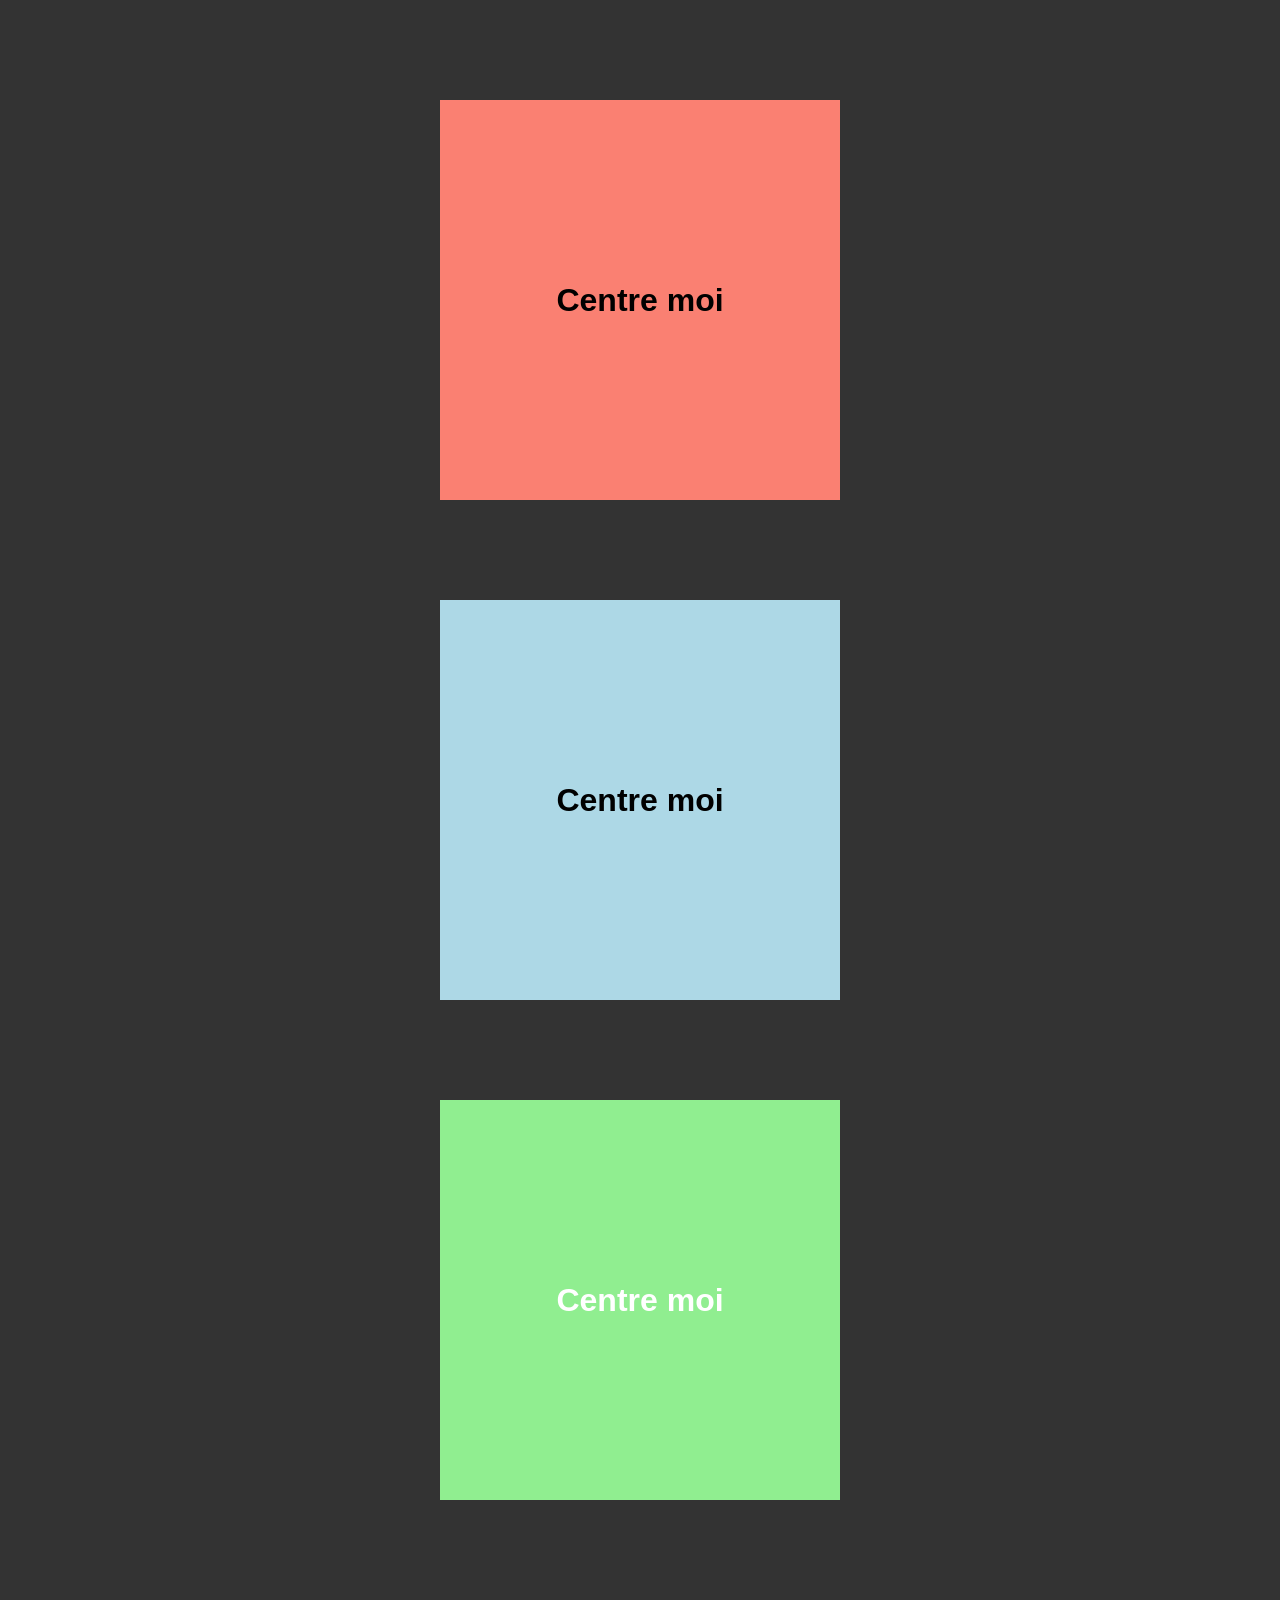
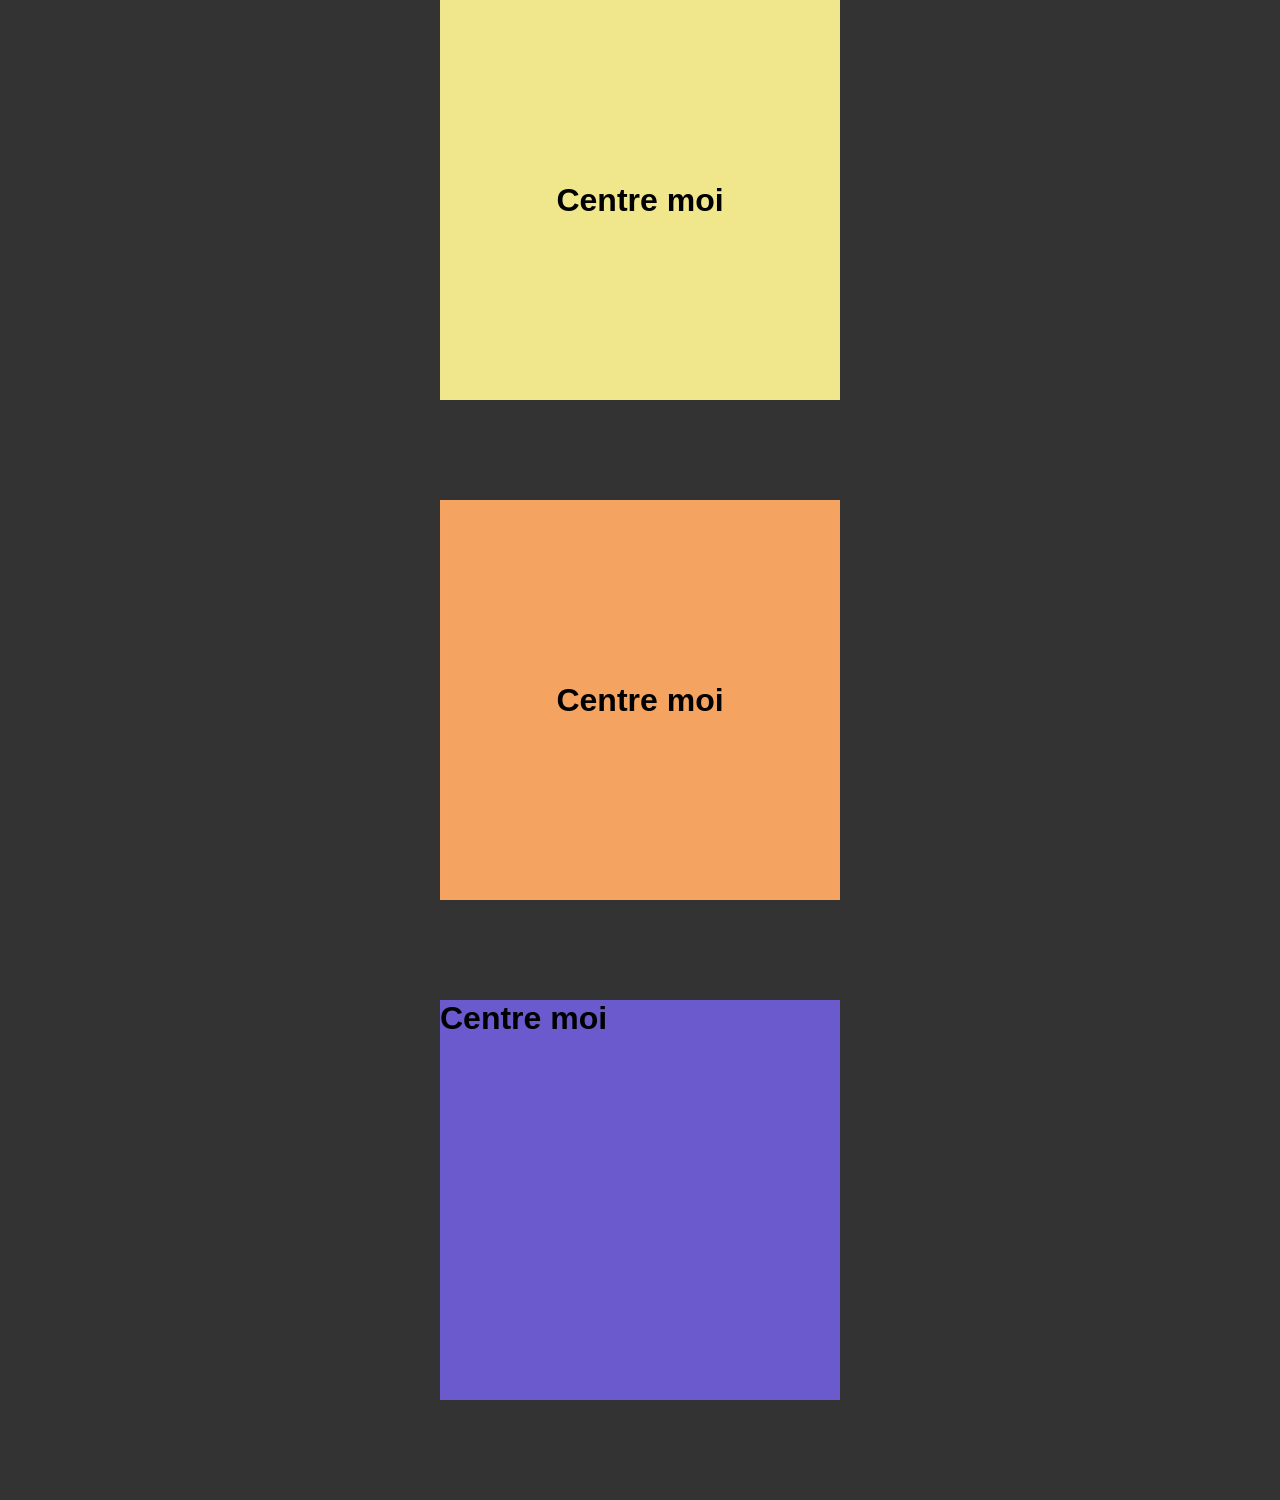
<file: 1. Alignement/index.html>
<!DOCTYPE html>
<html lang="fr">
  <head>
    <meta charset="UTF-8" />
    <meta http-equiv="X-UA-Compatible" content="IE=edge" />
    <meta name="viewport" content="width=device-width, initial-scale=1.0" />
    <title>Alignement</title>
    <link rel="stylesheet" href="style.css" />
  </head>
  <body>
    
    <div class="container c1">
      <h1>Centre moi</h1>
    </div>
    <div class="container c2">
      <h1>Centre moi</h1>
    </div>  
    <div class="container c3">
      <h1>Centre moi</h1>
    </div> 
    <div class="container c4">
      <h1>Centre moi</h1>
    </div>  
    <div class="container c5">
      <h1>Centre moi</h1>
    </div>
    <div class="container c6">
      <h1>Centre moi</h1>
    </div>

    

  </body>
</html>
</file>
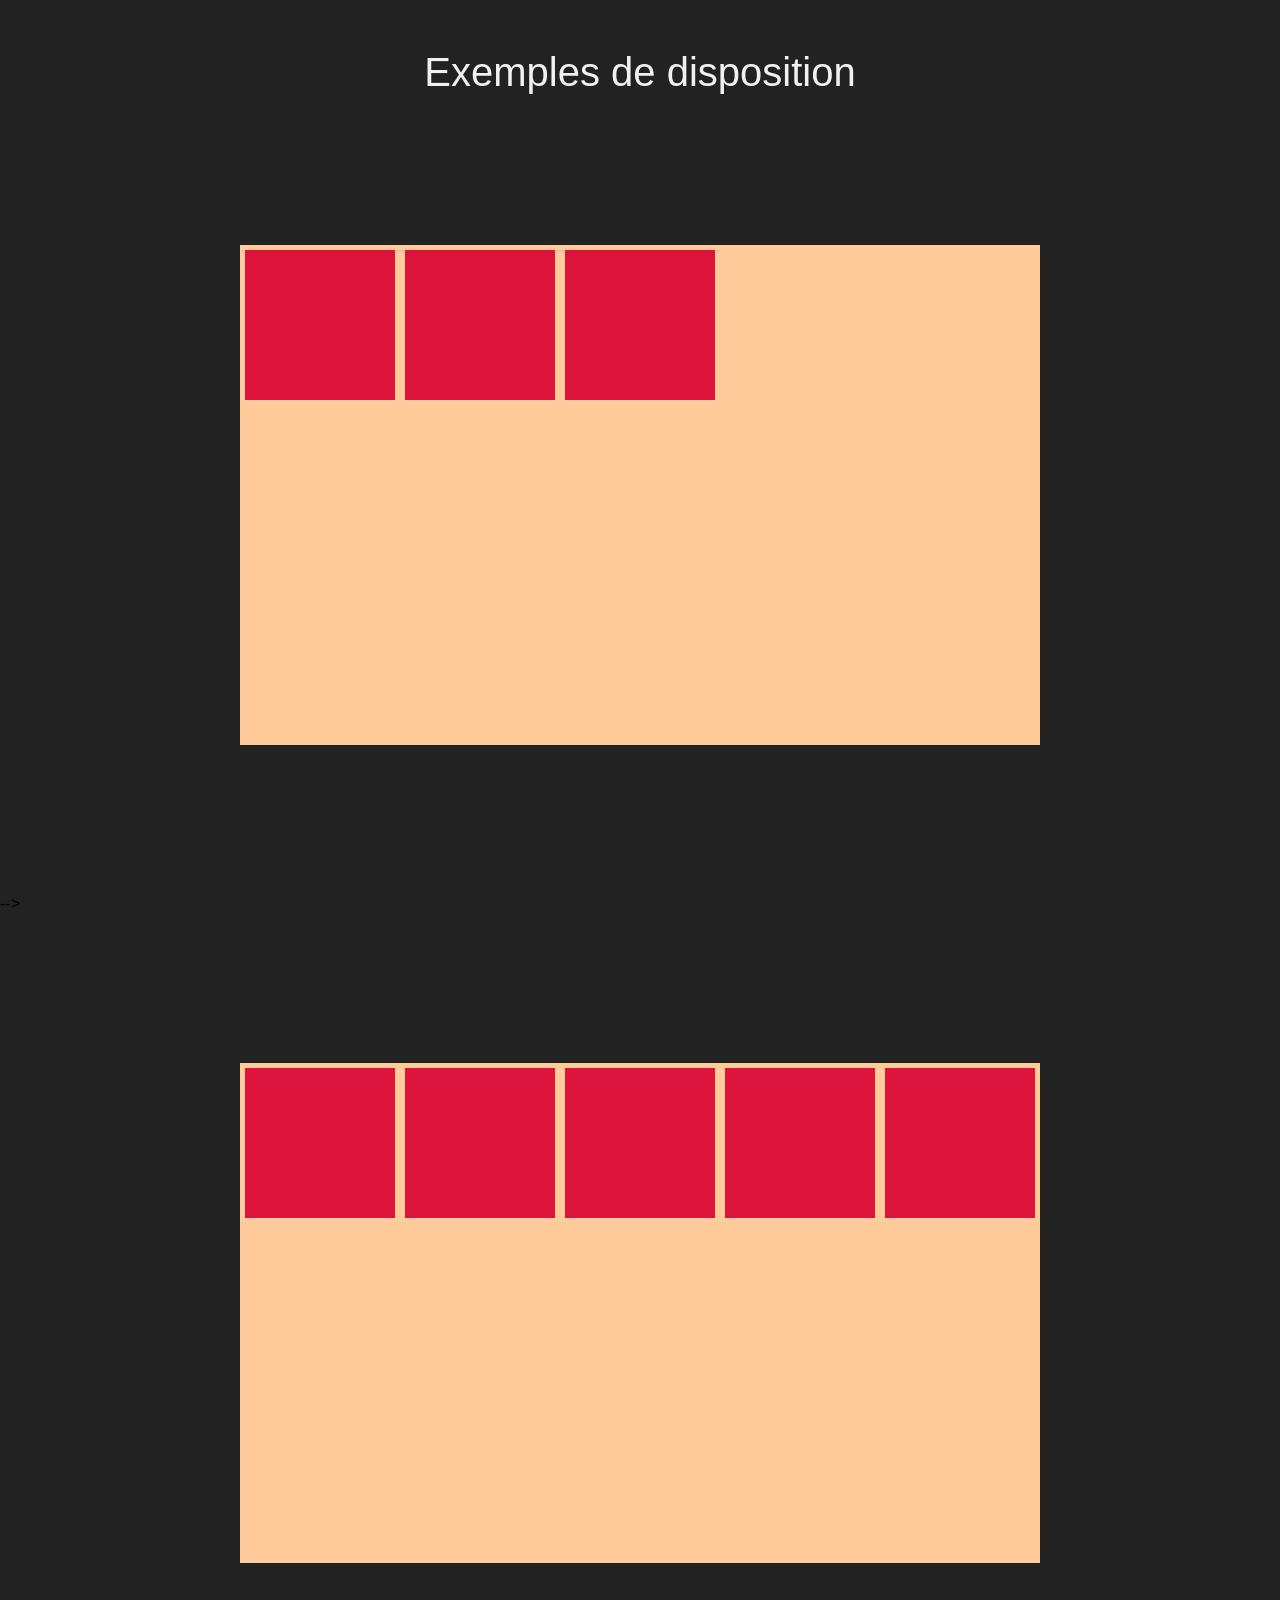
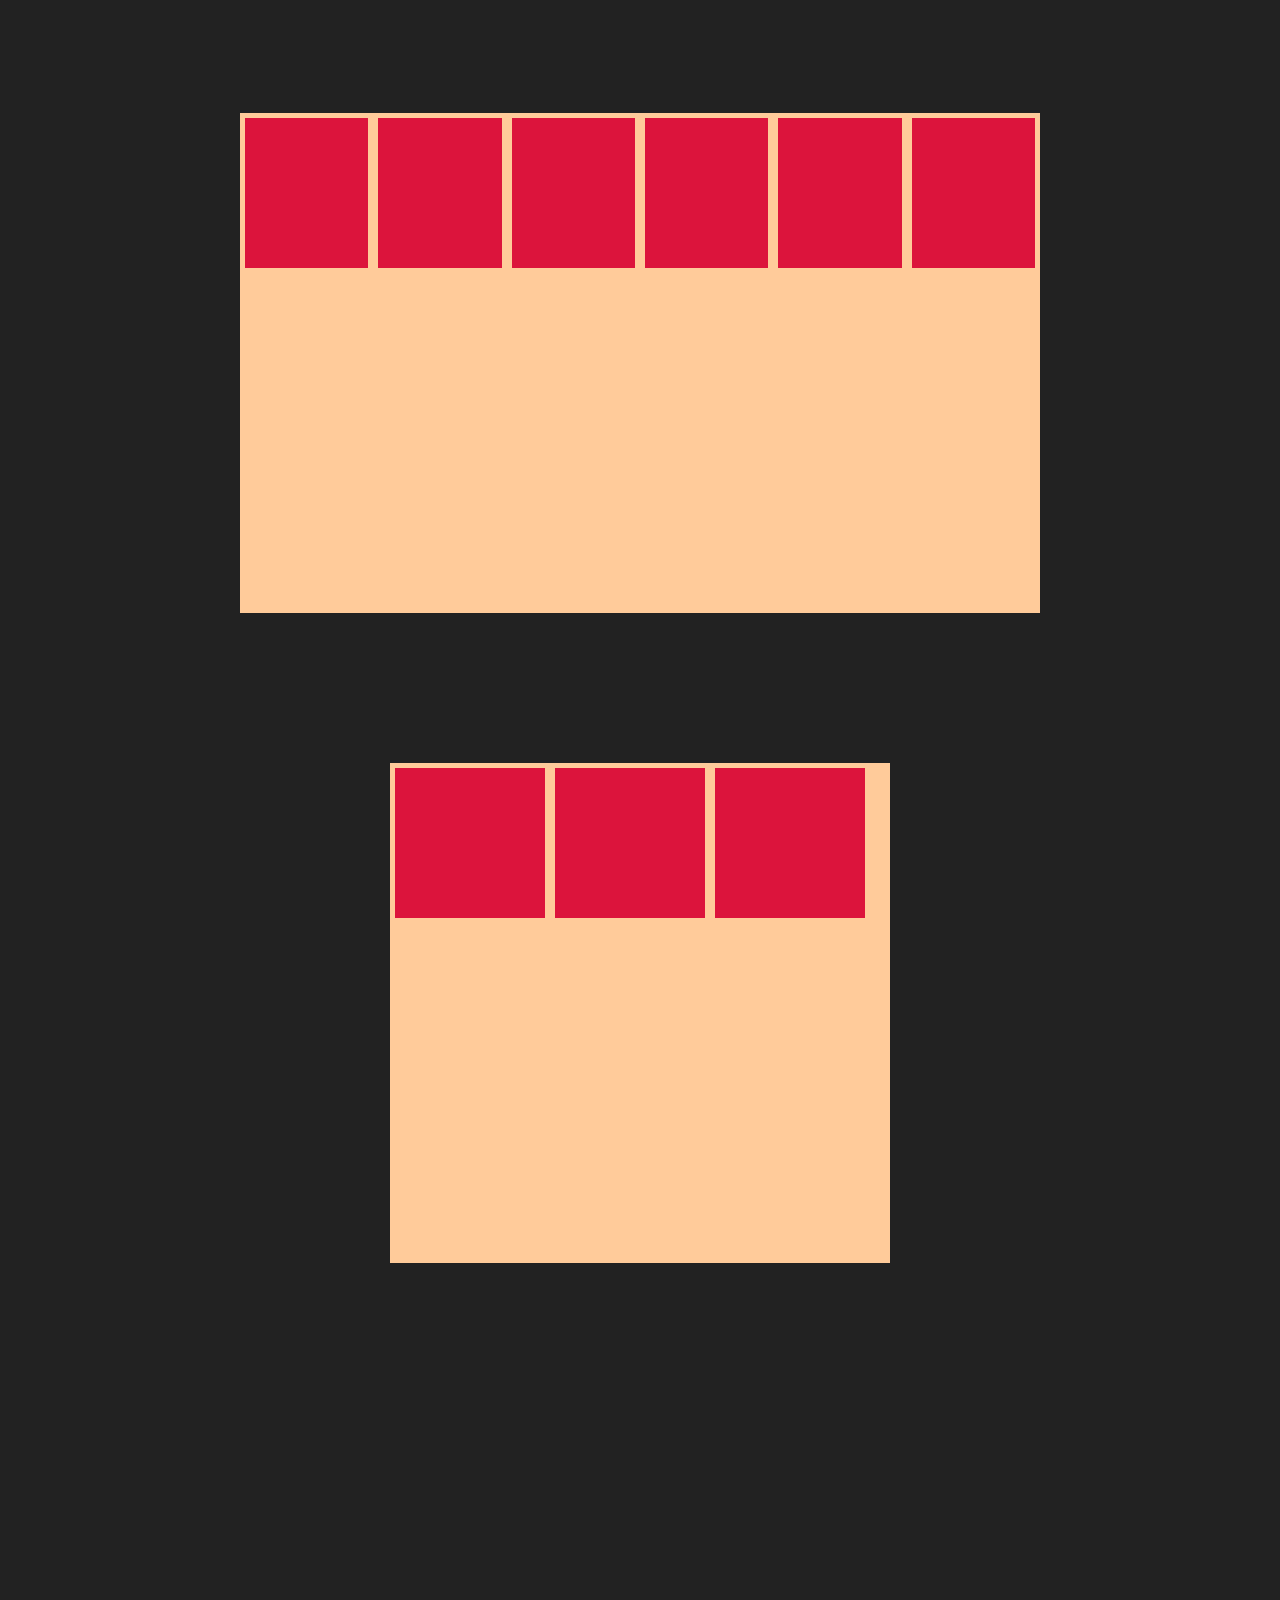
<file: 15. Flex Time/index.html>
<!DOCTYPE html>
<html lang="fr">
  <head>
    <meta charset="UTF-8" />
    <meta http-equiv="X-UA-Compatible" content="IE=edge" />
    <meta name="viewport" content="width=device-width, initial-scale=1.0" />
    <title>Flex Time</title>
    <link rel="stylesheet" href="style.css" />
  </head>
  <body>
   

    <!-- Exemples disposition -->
  
    <section class="section-flex">
  
      <p class="info-section">Exemples de disposition</p>

      <!-- Exemple #1 -->
  
       <div class="container-flex containerA">
          <div class="item-flex  a1"></div>
          <div class="item-flex  a2"></div>
          <div class="item-flex  a3"></div>
      </div> -->
  
      <!-- Exemple #2 -->
   
      <div class="container-flex containerB">
          <div class="item-flex  b1"></div>
          <div class="item-flex  b2"></div>
          <div class="item-flex  b3"></div>
          <div class="item-flex  b4"></div>
          <div class="item-flex  b5"></div>
      </div>
  
      <!-- Exemple #3 -->
  
      <div class="container-flex containerC">
          <div class="item-flex  c1"></div>
          <div class="item-flex  c2"></div>
          <div class="item-flex  c3"></div>
          <div class="item-flex  c4"></div>
          <div class="item-flex  c5"></div>
          <div class="item-flex  c6"></div>
      </div>
  
  
      <!-- Exemple #4 -->
  
      <div class="container-flex containerD">
          <div class="item-flex  d1"></div>
          <div class="item-flex  d2"></div>
          <div class="item-flex  d3"></div>
      </div>
      
    </section>
      

  </body>
</html>
</file>
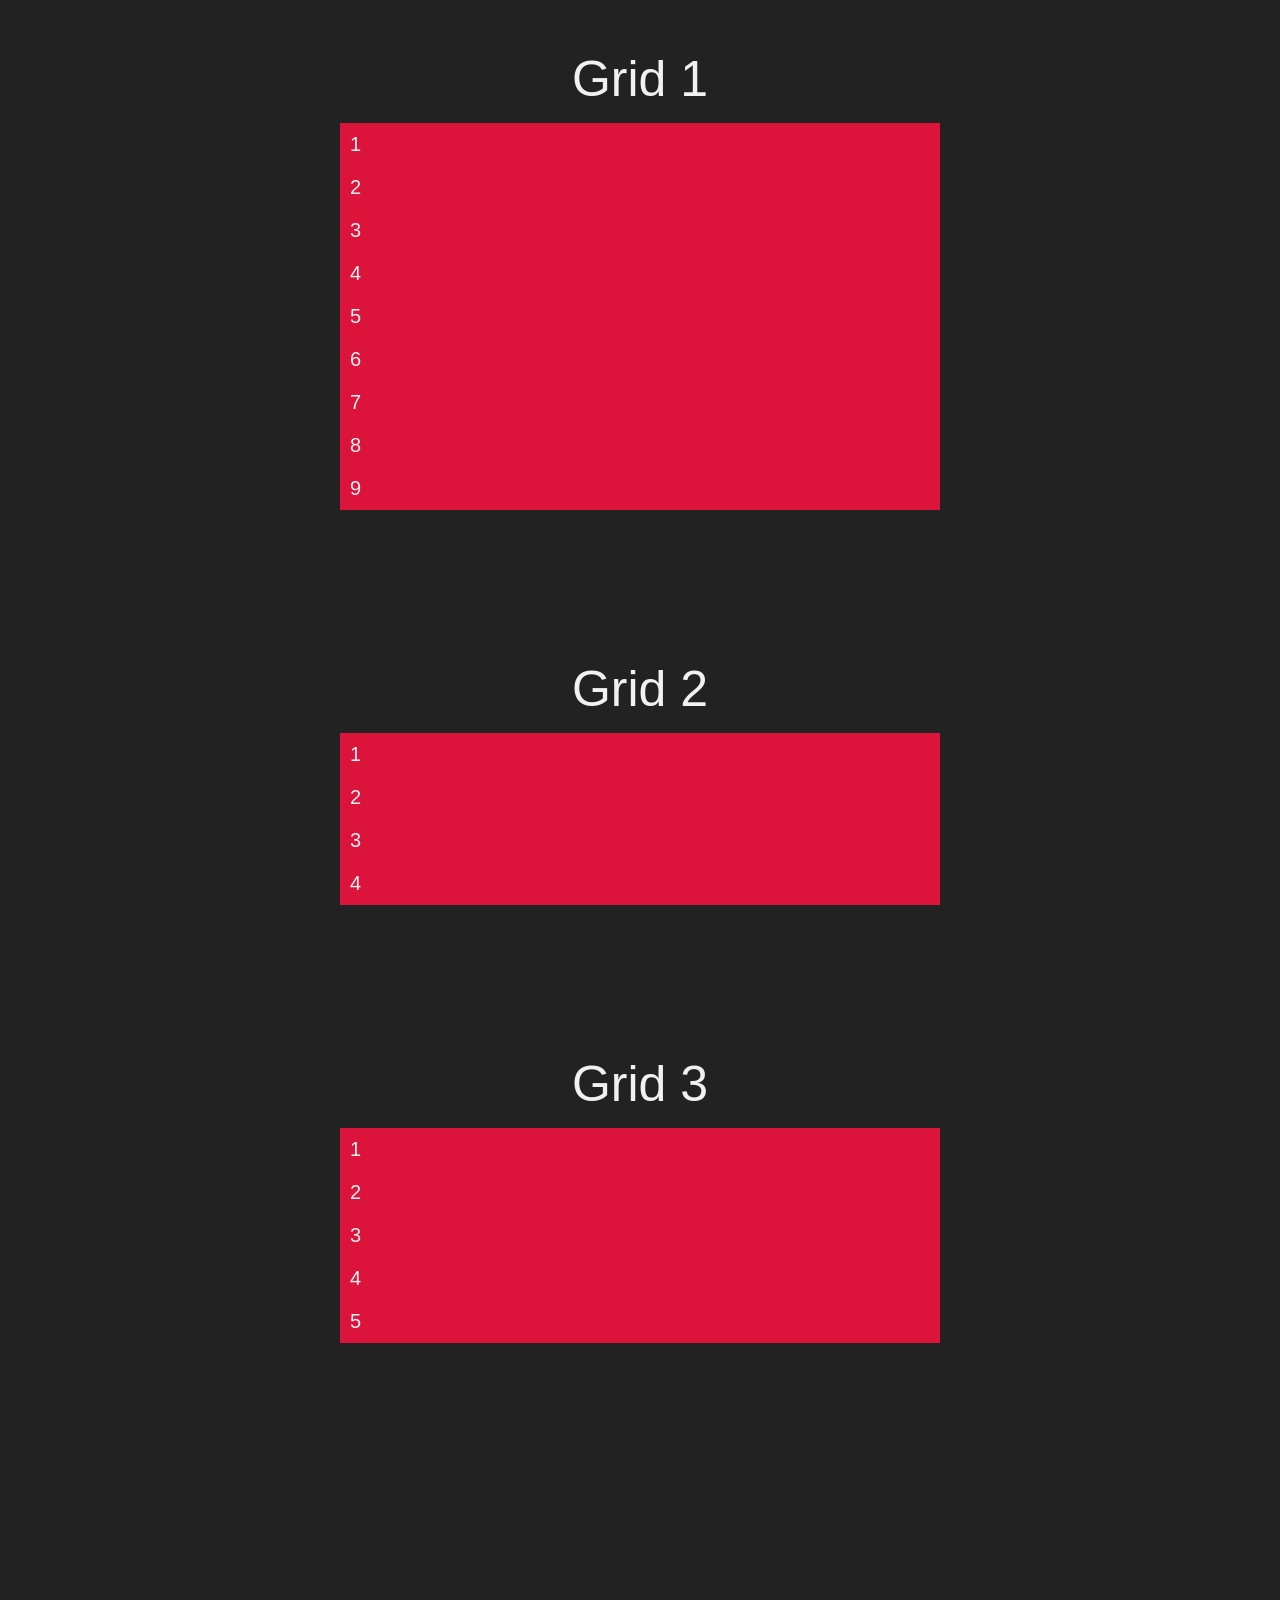
<file: 16. Grid Time/index.html>
<!DOCTYPE html>
<html lang="fr">
  <head>
    <meta charset="UTF-8" />
    <meta http-equiv="X-UA-Compatible" content="IE=edge" />
    <meta name="viewport" content="width=device-width, initial-scale=1.0" />
    <title>Grid Time</title>
    <link rel="stylesheet" href="style.css" />
  </head>
  <body>



    <!-- Grid 1 -->

    
     <p>Grid 1</p> 

    <div class="container grid1">
      <div class="box">1</div>
      <div class="box">2</div>
      <div class="box">3</div>
      <div class="box">4</div>
      <div class="box">5</div>
      <div class="box">6</div>
      <div class="box">7</div> 
      <div class="box">8</div> 
      <div class="box">9</div> 
    </div> 




    <!-- Grid 2 -->
    

   <p>Grid 2</p> 

     <div class="container grid2">
      <div class="box b1">1</div>
      <div class="box b2">2</div>
      <div class="box b3">3</div>
      <div class="box b4">4</div>
    </div>  






    <p>Grid 3</p>

    <div class="container grid3">
      <div class="box b1">1</div>
      <div class="box b2">2</div>
      <div class="box b3">3</div>
      <div class="box b4">4</div>
      <div class="box b5">5</div>
    </div>




  </body>
</html>
</file>
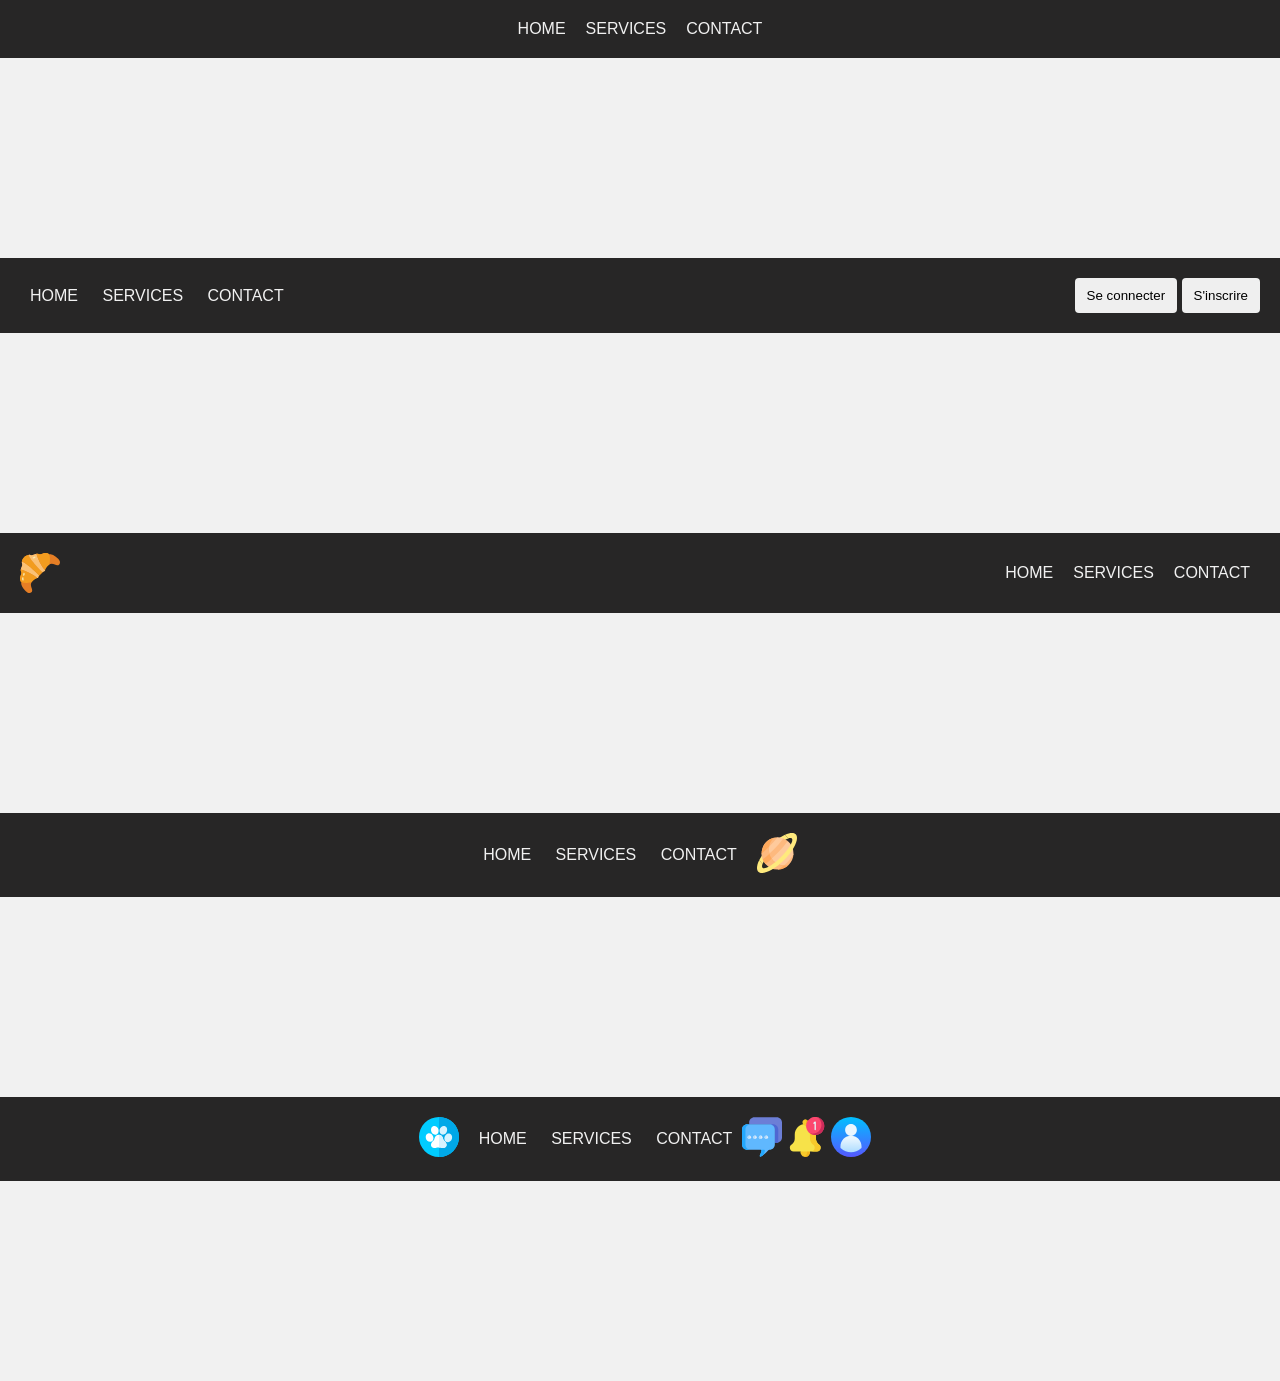
<file: 2. Navbars/index.html>
<!DOCTYPE html>
<html lang="fr">
  <head>
    <meta charset="UTF-8" />
    <meta http-equiv="X-UA-Compatible" content="IE=edge" />
    <meta name="viewport" content="width=device-width, initial-scale=1.0" />
    <title>Flexbox Navbars</title>
    <!-- <link rel="stylesheet" href="style.css" /> -->
    <link rel="stylesheet" href="exercice.css" />
  </head>
  <body>

    <!-- Nav 1 -->
    <nav class="nav nav-1">
      <a href="#">Home</a>
      <a href="#">Services</a>
      <a href="#">Contact</a>
    </nav>

    <!-- Nav 2 -->
    <nav class="nav nav-2">
      <div>
        <a href="#">Home</a>
        <a href="#">Services</a>
        <a href="#">Contact</a>

      </div>
      
      <div>
        <button class="sign-in-btn">Se connecter</button>
        <button class="sign-up-btn">S'inscrire</button>

      </div>
    </nav>

    <!-- Nav 3 -->
    <nav class="nav nav-3">
      <img src="ressources/croissant.svg" />

      <a href="#">Home</a>
      <a href="#">Services</a>
      <a href="#">Contact</a>
    </nav>

    <!-- Nav 4 -->
    <nav class="nav nav-4">
      <div class="links-container">
        <a href="#">Home</a>
        <a href="#">Services</a>
        <a href="#">Contact</a>
      </div>

      <a href="#" class="logo-link">
        <img src="ressources/saturn.svg" />
      </a>
      <div class="empty-layout"></div>
    </nav>

    <!-- Nav 5 -->
    <nav class="nav nav-5">
      <a class="logo-link" href="#">
        <img class="logo" src="ressources/pet.svg" />
      </a>

   
        <div class="container-navlinks">
          <a href="#">Home</a>
          <a href="#">Services</a>
          <a href="#">Contact</a>
        </div>

        <div class="nav-right">
          <img class="media-icons" src="ressources/comments.svg" />
          <img class="media-icons" src="ressources/notification.svg" />
          <img class="media-icons" src="ressources/user.svg" />
        </div>
    
    </nav>
  </body>
</html>
</file>
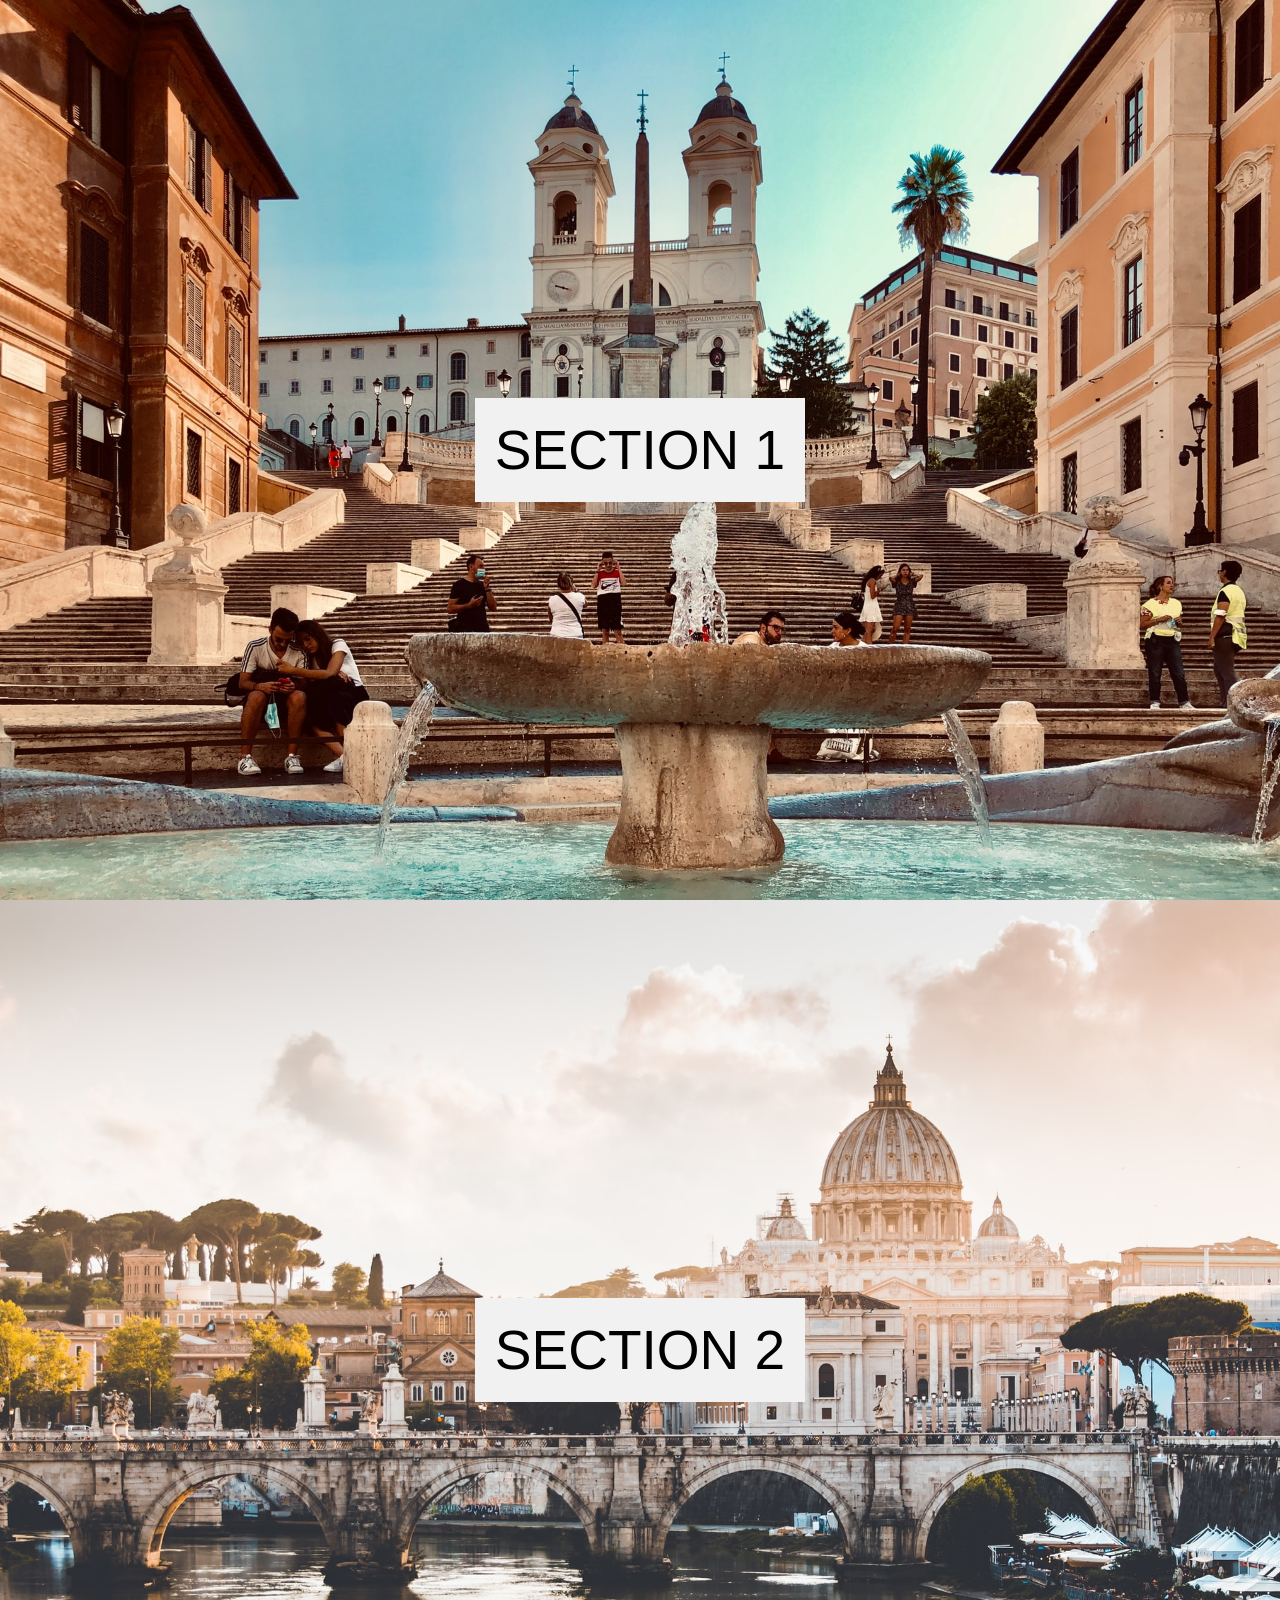
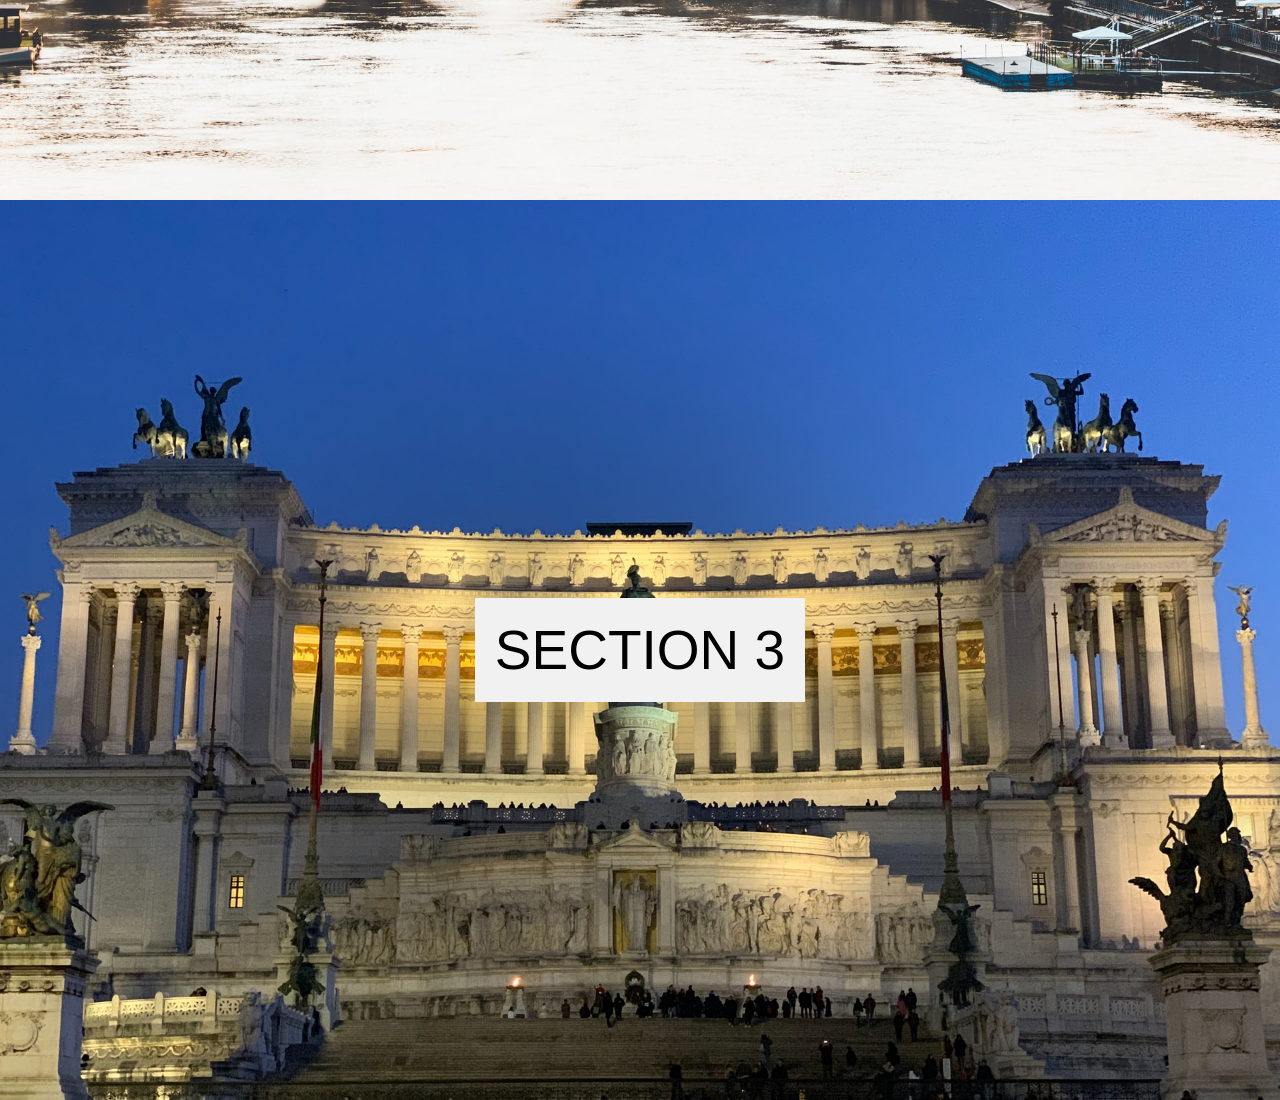
<file: 20. CSS Parallax/index.html>
<!DOCTYPE html>
<html lang="fr">
  <head>
    <meta charset="UTF-8" />
    <meta http-equiv="X-UA-Compatible" content="IE=edge" />
    <meta name="viewport" content="width=device-width, initial-scale=1.0" />
    <title>Parallax</title>
    <link rel="stylesheet" href="style.css" />
  </head>
  <body>
 
    
    <div class="section s1">
      <h2>SECTION 1</h2>
    </div>
    <div class="section s2">
      <h2>SECTION  2</h2>
    </div>
    <div class="section s3">
      <h2>SECTION 3</h2>
    </div>


  </body>
</html>
</file>
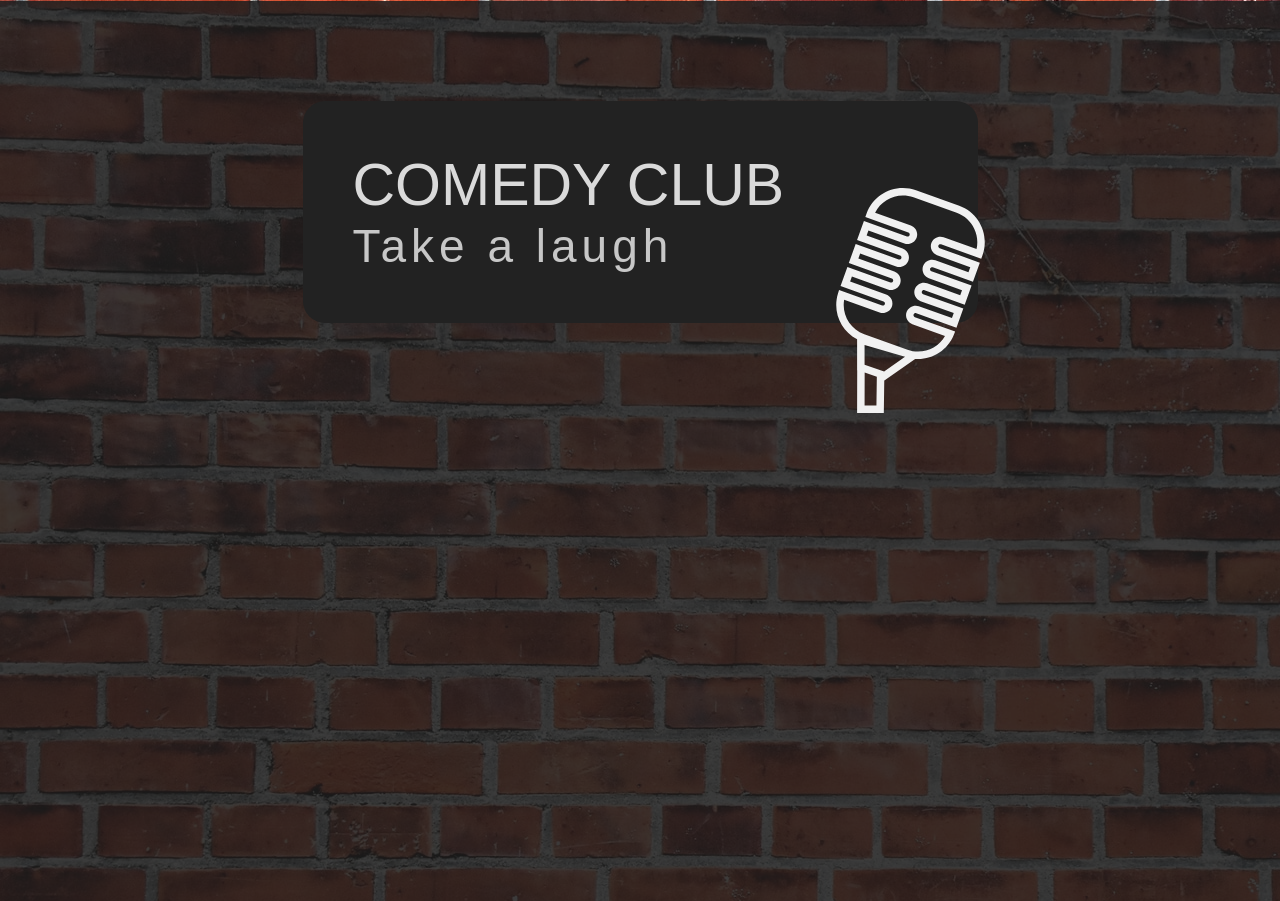
<file: 21. Master the shadows/index.html>
<!DOCTYPE html>
<html>
<head>
    <meta charset="UTF-8">
    <meta http-equiv="X-UA-Compatible" content="IE=edge">
    <meta name="viewport" content="width=device-width, initial-scale=1.0">
    <title>Master of shadows</title>
    <link rel="stylesheet" href="style.css">
</head>
<body>
    <div class="overlay"></div>
    <div class="card">
        <h1>COMEDY CLUB</h1>
        <span>Take a laugh</span>
        <img src="ressources/microphone.svg">
    </div>
</body>
</html>
</file>
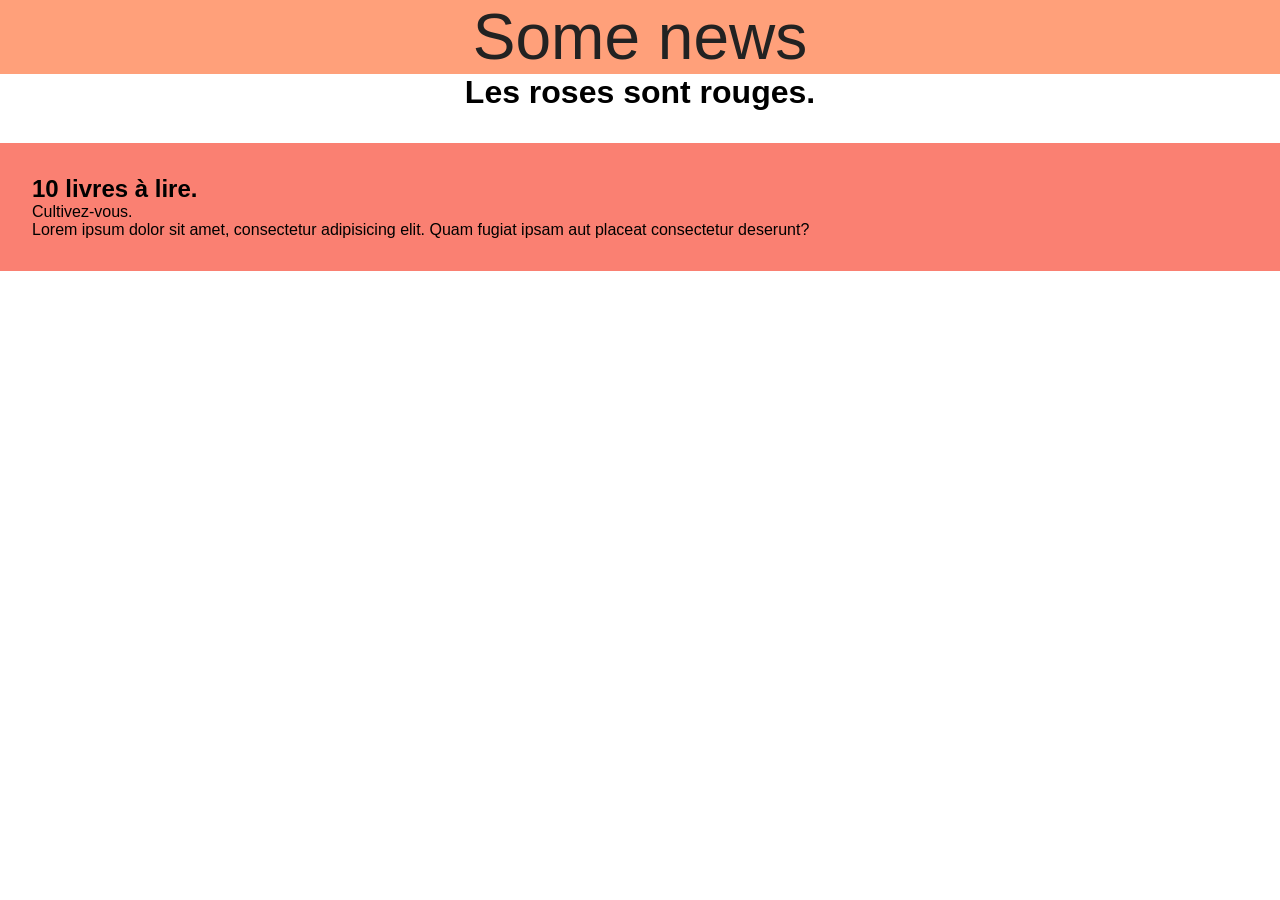
<file: 23. Unit‚s Unit‚s Unit‚s/index.html>
<!DOCTYPE html>
<html>
<head>
    <meta charset="UTF-8">
    <meta http-equiv="X-UA-Compatible" content="IE=edge">
    <meta name="viewport" content="width=device-width, initial-scale=1.0">
    <title>Units</title>
    <link rel="stylesheet" href="style.css">
</head>
<body>
    <header>
        <p>Some news</p>
    </header>
    
    <h1>Les roses sont rouges.</h1>


    <div class="content">
        <h2>10 livres à lire.</h2>
        <span>Cultivez-vous.</span>
        <p>Lorem ipsum dolor sit amet, consectetur adipisicing elit. Quam fugiat ipsam aut placeat consectetur deserunt?</p>
    </div>
</body>
</html>
</file>
<file: 1. Alignement/style.css>
*,
::before,
::after {
  box-sizing: border-box;
  margin: 0;
  padding: 0;
}

body {
  background: #333;
  font-family: Arial, Helvetica, sans-serif;
}

.container {
    width: 400px;
    height: 400px;
    margin: 100px auto;
}

.c1 {
  background: salmon;
  display: flex;
  justify-content: center;
  align-items: center;
}
.c2 {
  background: lightblue;
  display: grid;
  justify-items: center;
  align-items: center;

}
.c3 {
  background: lightgreen;
  position: relative;

}

.c3 h1 {
  color: white;
  font-size: 2em;
  position: absolute;
  top: 50%;
  left: 50%;
  transform: translate(-50%, -50%);

}
.c4 {
  background: khaki;
  display: flex;
}

.c4 h1 {
  margin: auto;
}
.c5 {
  background: sandybrown;
  text-align: center;
}
.c5 h1 {
  line-height: 400px;
}
.c6 {
  background: slateblue;
}


/*
Trouve 6 façons de parfaitement centrer
un élément sur x & y.
Horizontalement et Verticalement.
*/

/* 1 */

.c1 {
  
}
.c1 h1 {

}


/* 2 */

.c2 {
  
}
.c2 h1 {

}


/* 3 */

.c3 {

}
.c3 h1{

}


/* 4 */

.c4 {

}
.c4 h1 {

}


/* 5 */

.c5 {

}
.c5 h1 {

}


/* 6 */

.c6 {

}
.c6 h1 {

}
</file>
<file: 15. Flex Time/style.css>
*,
::before,
::after {
  margin: 0;
  padding: 0;
  /* box-sizing: border-box; */
}

body {
  font-family: Raleway, sans-serif;
  height: 100vh;
  background: #222;
}

.info-section {
  color: #f1f1f1;
  text-align: center;
  font-size: 40px;
  font-family: Arial, Helvetica, sans-serif;
  margin-top: 50px;
  margin-bottom: 100px;
}
.section-flex {
  padding-bottom: 400px;
}

/* Exemples flex */

.container-flex  {
  width: 800px;
  height: 500px;
  margin: 150px auto;
  background: #ffcb9a;
  display: flex;
}

.item-flex {  
  background: crimson;
  width: 150px;
  height: 150px;
  margin: 5px;
}


/* Exemple #1 */




/* Exemple #2 */
.containerB {

}





/* Exemple #3 */

.containerC {

}





/* Exemple #4 */
.containerD {
  height: 500px;
  width: 500px;
}
.containerD .item-flex {
  width: 150px;
  height: 150px;
}
</file>
<file: 16. Grid Time/style.css>
*,
::before,
::after {
  margin: 0;
  padding: 0;
  box-sizing: border-box; 
}

body {
  font-family: Raleway, sans-serif;
  background: #222;
  padding-bottom: 400px;
}

p {
  text-align: center;
  font-size: 25px;
  color: #f1f1f1;
  margin-top: 50px;
  font-size: 50px;
}

.box {
  background: crimson;
  font-size: 20px;
  color: #f1f1f1;
  padding: 10px;
}


/* Grid 1 */
/* row = 150px */

.grid1 {
  max-width: 600px;
  margin: 15px auto 150px;
}




/* Grid 2 */
/* row = 200px */

.grid2 {
  max-width: 600px;
  margin: 15px auto 150px;
}

.grid2 .b1 {

}
.grid2 .b2 {

}
.grid2 .b3 {

}
.grid2 .b4 {

}




/* Grid 3 */
/* Essayez de nommer les cellules des grilles */
/* row = 100px */

.grid3 {
  max-width: 600px;
  margin: 15px auto 150px;
}

.grid3 .b1 {

}
.grid3 .b2 {

}
.grid3 .b3 {

}
.grid3 .b4 {

}
.grid3 .b5 {

}
</file>
<file: 2. Navbars/style.css>
*, ::before, ::after {
    box-sizing: border-box;
    margin: 0;
    padding: 0;
}
body {
    background: #f1f1f1;
    font-family: Arial, Helvetica, sans-serif;
    color: #333;
}

nav {
    padding: 20px;
    background: #333;
}
nav:not(:first-of-type){
    margin-top: 200px;
}
nav a {
    color: #f1f1f1;
    text-decoration: none;
    font-size: 20px;
    text-transform: uppercase;
    margin:0 10px;
}

nav button {
    padding: 10px 12px;
    border-radius: 5px;
    border: none;
    font-size: 20px;
    min-width: 150px;
    text-align: center;
}

nav img {
    width: 50px;
}

.media-icons:not(.media-icons:last-of-type) {
    margin-right: 20px;
}
</file>
<file: 2. Navbars/exercice.css>
*, ::before, ::after {
    box-sizing: border-box;
    margin: 0;
    padding: 0;
}
body {
    background: #f1f1f1;
    font-family: Arial, Helvetica, sans-serif;
    color: #333;
}

/* code commun  */
a {
    color: #f1f1f1;
    text-decoration: none;
    margin: 0 10px;
    text-transform: uppercase;
}
img {
    width: 40px;
    cursor: pointer;
}

/* Utilisez Flexbox pour résoudre ces problèmes liés aux Navbars. */

/* Nav #1 */
/* Centrer sur X */

.nav  {
    background: rgb(39, 38, 38);
    text-align: center;
    padding: 20px;
    width: 100%;
    height: auto;
    margin-bottom: 200px;
    display: flex;
    justify-content: center;
    align-items: center;
}

/* Nav #2 */
.nav-2 {
    justify-content: space-between;
}

.nav-2 button {
    border: none;
    padding: 10px 12px;
    border-radius: 4px;
    cursor: pointer;
}

/* Centrer sur Y et afficher les boutons à droite */





/* Nav #3 */
/* Mettre l'icône à gauche et les liens à droite */
.nav-3 {
    justify-content: flex-end;
}

.nav-3 a:first-of-type {
    margin-left: auto;
}

/* Nav #4 */
/* Mettre l'icône Saturne au milieu et les liens à gauche */

.nav-4  {
    flex-grow: 1;
    flex-shrink: 1;
}






/* Nav #5 */
/* Centrer les éléments sur Y */
/* Mettre les textes au centre sur X */
/* Afficher la patte de chat à gauche */
/* Afficher les trois icônes à droite */
</file>
<file: 20. CSS Parallax/style.css>
*,
::before,
::after {
  box-sizing: border-box;
  margin: 0;
  padding: 0;
}

body {
    background: #f1f1f1;
    font-family: Arial, Helvetica, sans-serif;
}

.section {
  height: 100vh;
  background-repeat: no-repeat;
  background-size: cover;
  background-position: center;
  display: flex;
  justify-content: center;
  align-items: center;
}
.section h2 {
  text-align: center;
  background: #f1f1f1;
  padding: 20px;
  font-size: 55px;
  font-weight: 200;
}

.s1 {
  background-image: url(imgs/img1.jpg);
}
.s2 {
  background-image: url(imgs/img2.jpg);

}
.s3 {
  background-image: url(imgs/img3.jpg);
}
</file>
<file: 21. Master the shadows/style.css>
*, ::before, ::after {
    box-sizing: border-box;
    padding: 0;
    margin: 0;
}

body {
    background:url(ressources/bricks-wall.jpg);
    height: 100vh;
    position: relative;
    overflow: hidden;
    padding-top: 1px;
}
.overlay {
    position: absolute;
    width: 100%;
    height: 100%;
    background: rgba(29, 29, 29, 0.863);
}

.card {
    background: #222;
    position: relative;
    width: 75vmin;
    margin: 100px auto 0;
    padding: 50px;
    border-radius: 22px;
}

.card h1 {
    font-family: Mali, sans-serif;
    font-size: calc(6vmin + 5px);
    font-weight: 300;
    color: #f1f1f1e3;
}


.card span {
    font-family: Raleway, sans-serif;
    padding-left: 0px;
    font-size: calc(4vmin + 10px);
    letter-spacing: 5px;
    color: #f1f1f1cb;
}

.card img {
    position: absolute;
    bottom: -10vmin;
    right: -5vmin;
    width: 25vmin; 
}
</file>
<file: 23. Unit‚s Unit‚s Unit‚s/style.css>
*, ::before, ::after {
    box-sizing: border-box;
    padding: 0;
    margin: 0;
}

/*1. Comment parvenir à rendre le site accessible pour les personnes qui zoom via les paramètres de navigateur ? */

html {

}



/* 2. Donner au Body la hauteur totale de l'écran, quoiqu'il arrive et sans être relatif à autre chose qu'à l'écran */

body {
    font-family: sans-serif;
}


/* 3. Faites en sorte que le header ait toujours un padding de 10% et une marge bottom de 8% du plus petit côté de la fenêtre.
*/

header {
  background: lightsalmon;
  color: #222;
  text-align: center;
  font-size: 4rem;
  padding: ;
  margin-bottom: ;
}


/* 4. Faites en sorte que le h1 ait toujours une font-size de 5% de la largeur d'écran */

h1 {
    text-align: center;
}


/* 5. Tous les textes de ".content" doivent faire référence à la font-size de ".content". */
/* h2 doit faire 40px */
/* span doit faire 16px */
/* p doit faire 20px */

.content {
    font-size: ;
    max-width: 90rem;
    margin: 2rem auto 0;
    padding: 2rem;
    background: salmon;
}
.content h2 {
    font-size: ;
}
.content span {
    font-size: ;
}
.content p {
    font-size: ;
}
</file>
